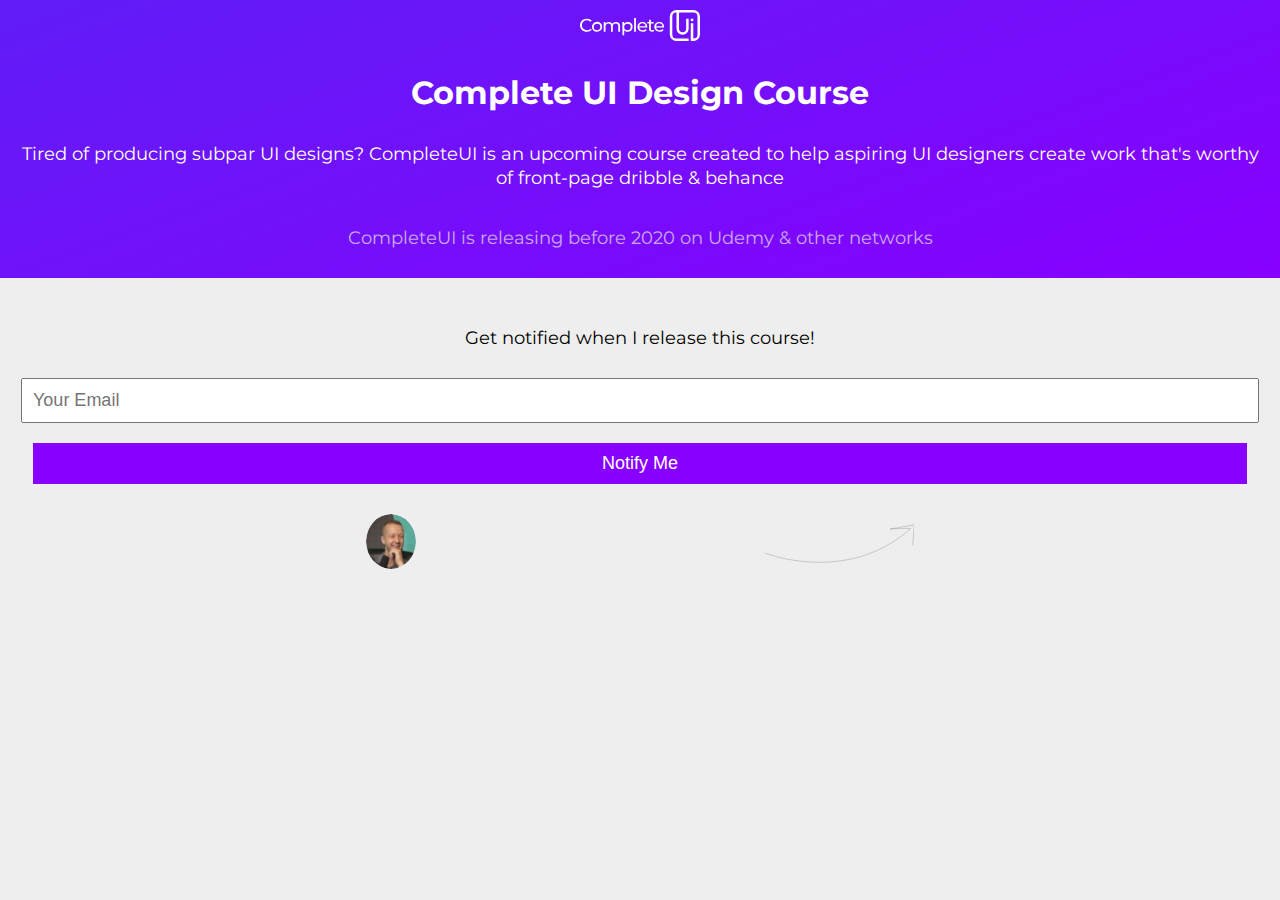
<file: Figma-Prototype-to-code/index.html>
<!DOCTYPE html>
<html lang="en">
<head>
    <meta charset="UTF-8">
    <meta http-equiv="X-UA-Compatible" content="IE=edge">
    <meta name="viewport" content="width=device-width, initial-scale=1.0">
    <title>Figma to Code</title>
    <link rel="stylesheet" href="./styles/main.css">
    
</head>
<body>
    <div class="proto-container">
        <div class="proto"></div>
        <div class="proto"></div>
        <div class="proto"></div>
        <div class="proto"></div>
    </div>

    <div class="container">
        <div class="inner">

            <!-- Left Side  -->
            <div class="left">
                <img src="./images/logo_copy.svg" alt="" class="logo">
                <div class="content">
                    <h1>Complete <span>UI Design Course</span></h1>
                    <p>Tired of producing subpar UI designs? CompleteUI is an upcoming course created to help aspiring UI designers create work that's worthy of front-page dribble & behance</p>
                    <p class="light">CompleteUI is releasing before 2020 on Udemy & other networks</p>
                </div>
            </div>
            
            <!-- Right Side -->
            <div class="right">
                <p>Get notified when I release this course!</p>
                <div class="action">
                    <input type="text" name="email" placeholder="Your Email">
                <button>Notify Me</button>
                </div>
                <div class="attention">
                    <img src="./images/me.jpg" alt="gary simon" class="me">
                    <img src="./images/arrow_copy.svg" alt="" class="arrow">    
                </div>
            </div>
        </div>
    </div>
</body>
</html>
</file>
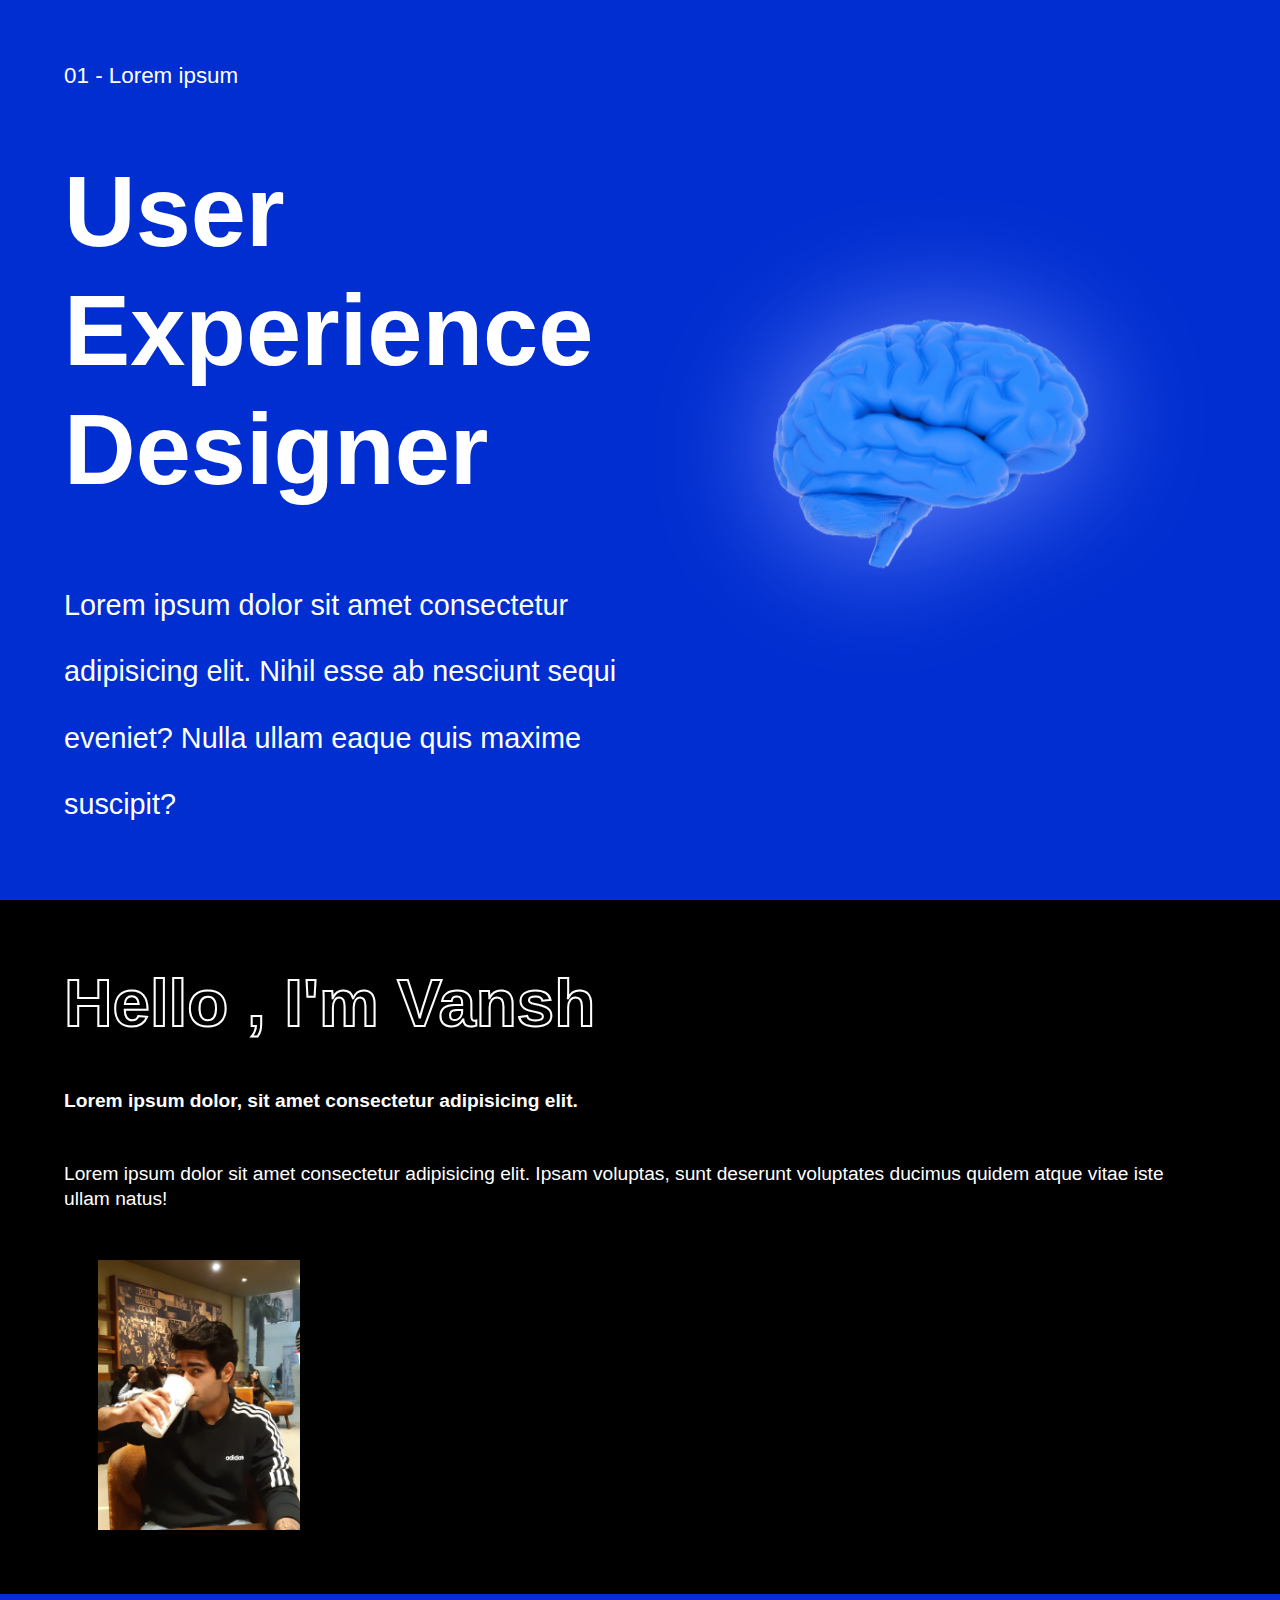
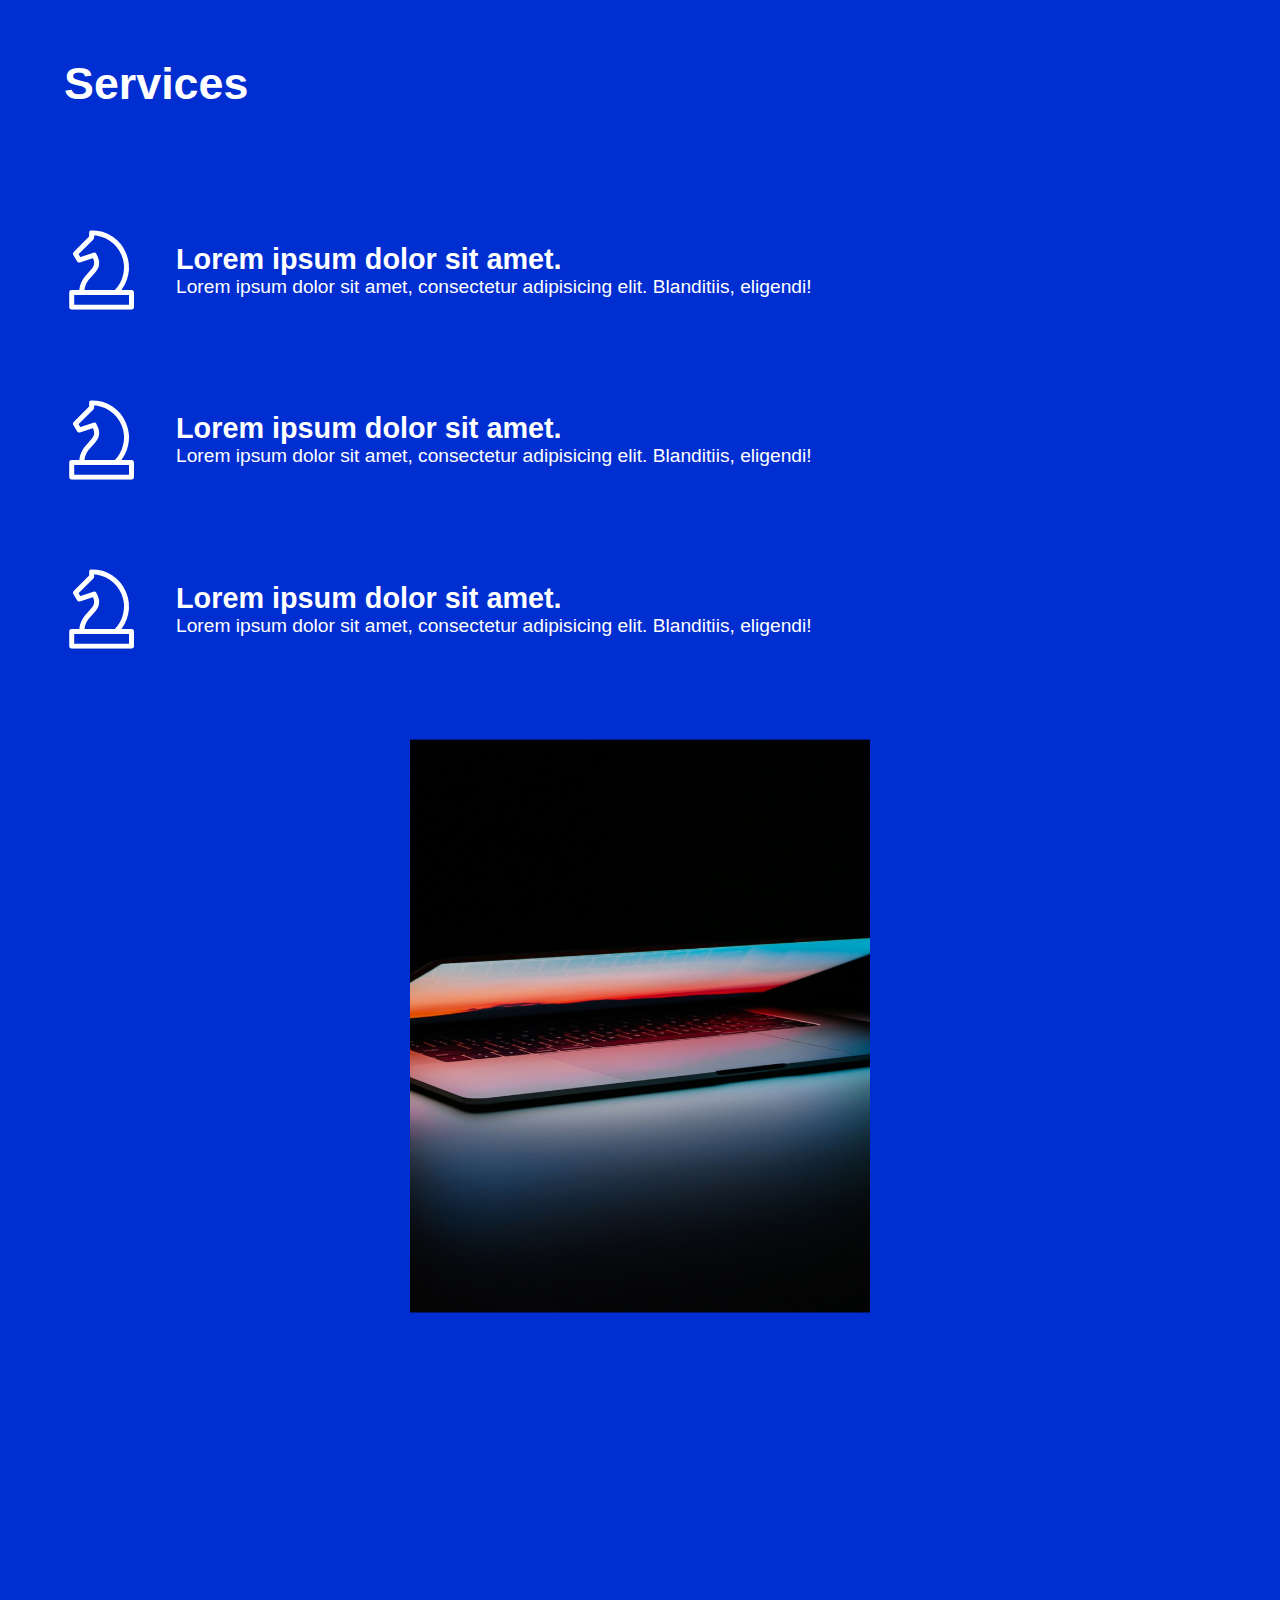
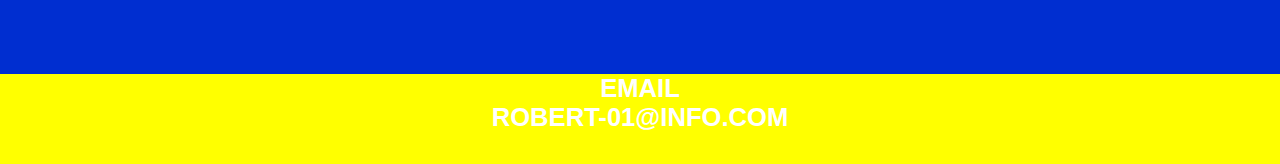
<file: Flex-Grid/index.html>
<!DOCTYPE html>
<html lang="en">
<head>
    <meta charset="UTF-8">
    <meta http-equiv="X-UA-Compatible" content="IE=edge">
    <meta name="viewport" content="width=device-width, initial-scale=1.0">
    <title>Document</title>
    <link rel="stylesheet" href="./styles.css">
</head>
<body>
    
    <!-- Hero Section -->

    <div class="hero">
        <div class="hero-wrapper">

            <div class="hero-left">
                <span>01 - Lorem ipsum</span>
                <h1>User Experience Designer</h1>
                <p>Lorem ipsum dolor sit amet consectetur adipisicing elit. Nihil esse ab nesciunt sequi eveniet? Nulla ullam eaque quis maxime suscipit?</p>
            </div>
            <div class="hero-right">
                <img src="./images/ai-brain.svg" alt="" class="hero-img">
            </div>

        </div>
    </div>

    <!-- About Section -->

    <div class="about">
        <div class="about-container">
            <h1>Hello , I'm Vansh</h1>
            <div class="about-content">
                <div class="about-text">
                    <h2>Lorem ipsum dolor, sit amet consectetur adipisicing elit.</h2>
                    <p>Lorem ipsum dolor sit amet consectetur adipisicing elit. Ipsam voluptas, sunt deserunt voluptates ducimus quidem atque vitae iste ullam natus!</p>
                </div>
                <div class="about-image">
                    <img src="./images/vansh.jpeg" alt="">
                </div>

            </div>
        </div>
    </div>

    <!-- Service section -->

    <div class="services">
        <div class="services-container">
            <h1>Services</h1>
            <div class="services-grid">
                <div class="services-left">
                    <!-- 1 -->
                    <div class="services-content">
                        <img src="./images/chess.svg" alt="">
                        <div class="services-desc">
                            <h2>Lorem ipsum dolor sit amet.</h2>
                            <p>Lorem ipsum dolor sit amet, consectetur adipisicing elit. Blanditiis, eligendi!</p>
                        </div>
                    </div>
                    <!-- 2 -->
                    <div class="services-content">
                        <img src="./images/chess.svg" alt="">
                        <div class="services-desc">
                            <h2>Lorem ipsum dolor sit amet.</h2>
                            <p>Lorem ipsum dolor sit amet, consectetur adipisicing elit. Blanditiis, eligendi!</p>
                        </div>
                    </div>
                    <!-- 3 -->
                    <div class="services-content">
                        <img src="./images/chess.svg" alt="">
                        <div class="services-desc">
                            <h2>Lorem ipsum dolor sit amet.</h2>
                            <p>Lorem ipsum dolor sit amet, consectetur adipisicing elit. Blanditiis, eligendi!</p>
                        </div>
                    </div>

                </div>
                <div class="services-right">
                    <img src="./images/Macbook.png" alt="">
                </div>
            </div>
        </div>
        <div class="yellow-bar">
            <img src="./images/mail.svg" alt="">
            <p>Email</p>
            <span>robert-01@info.com</span>
        </div>
    </div>

    

    
</body>
</html>
</file>
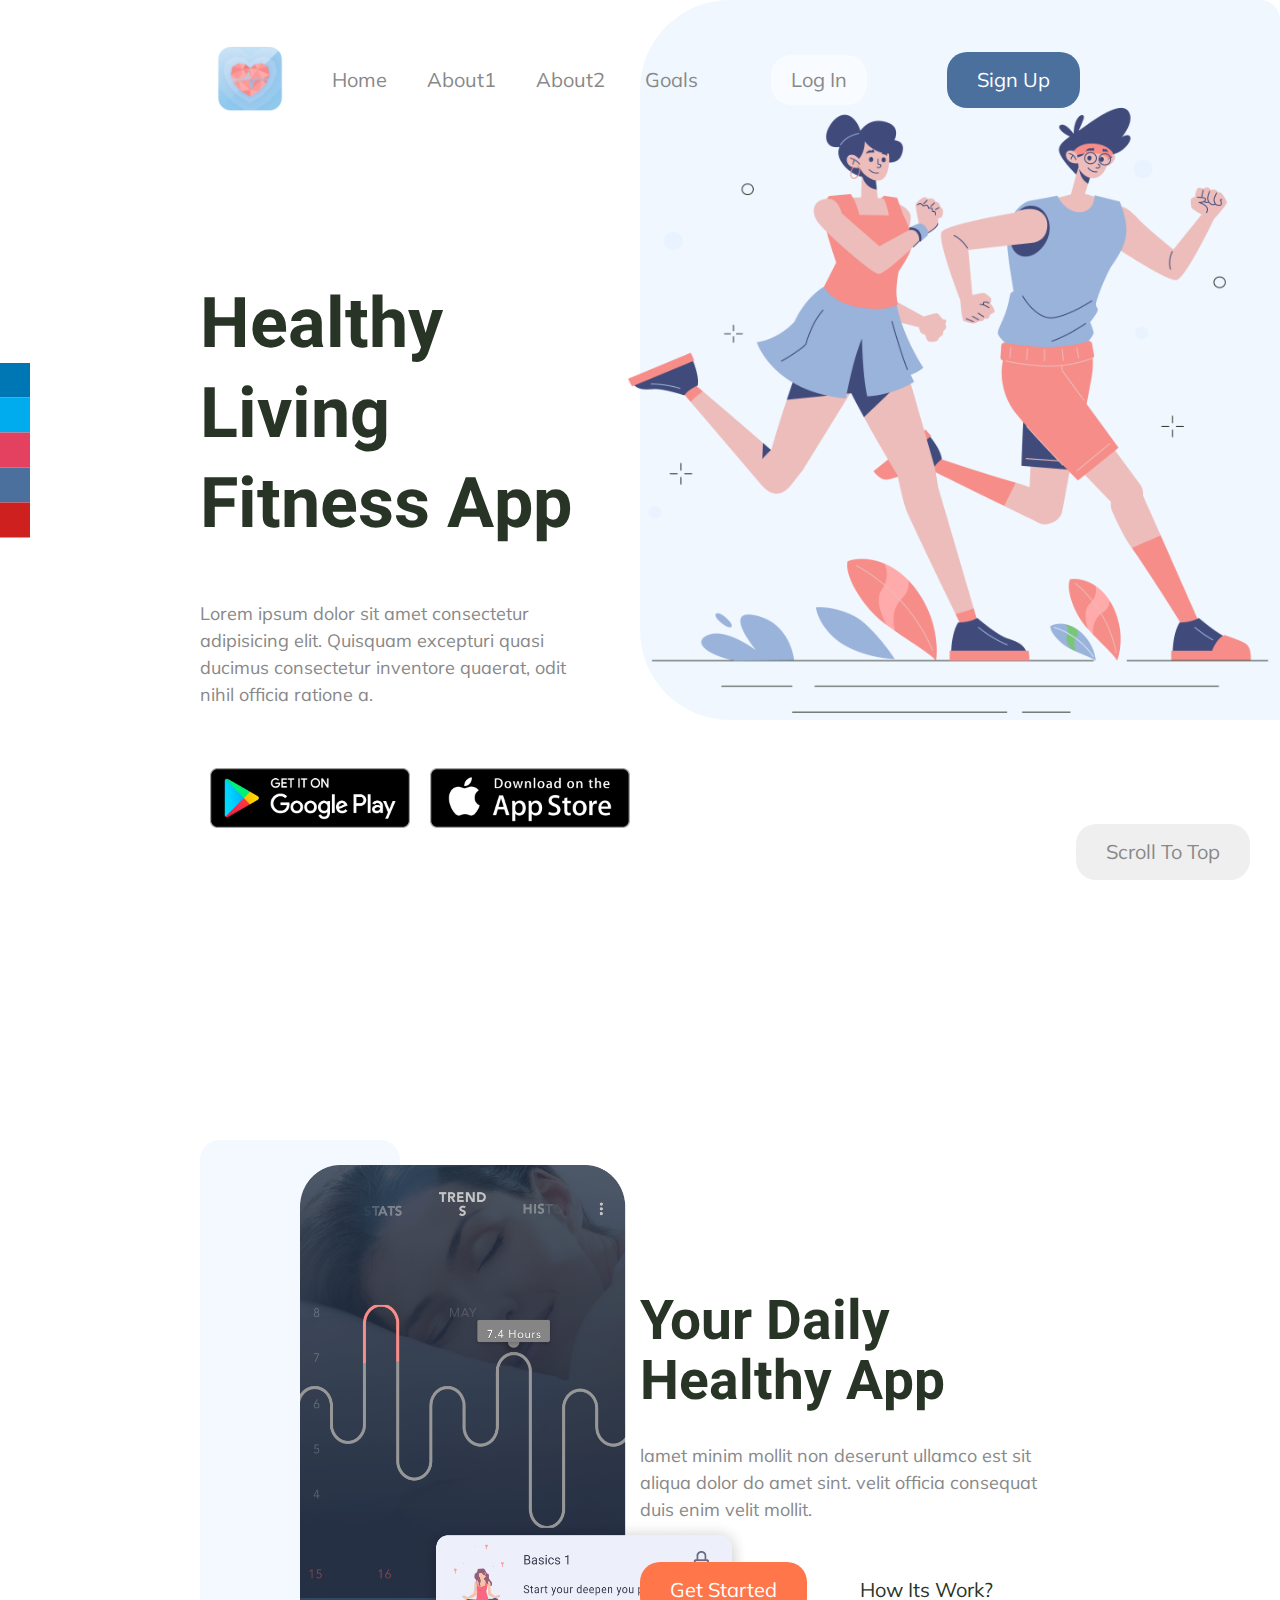
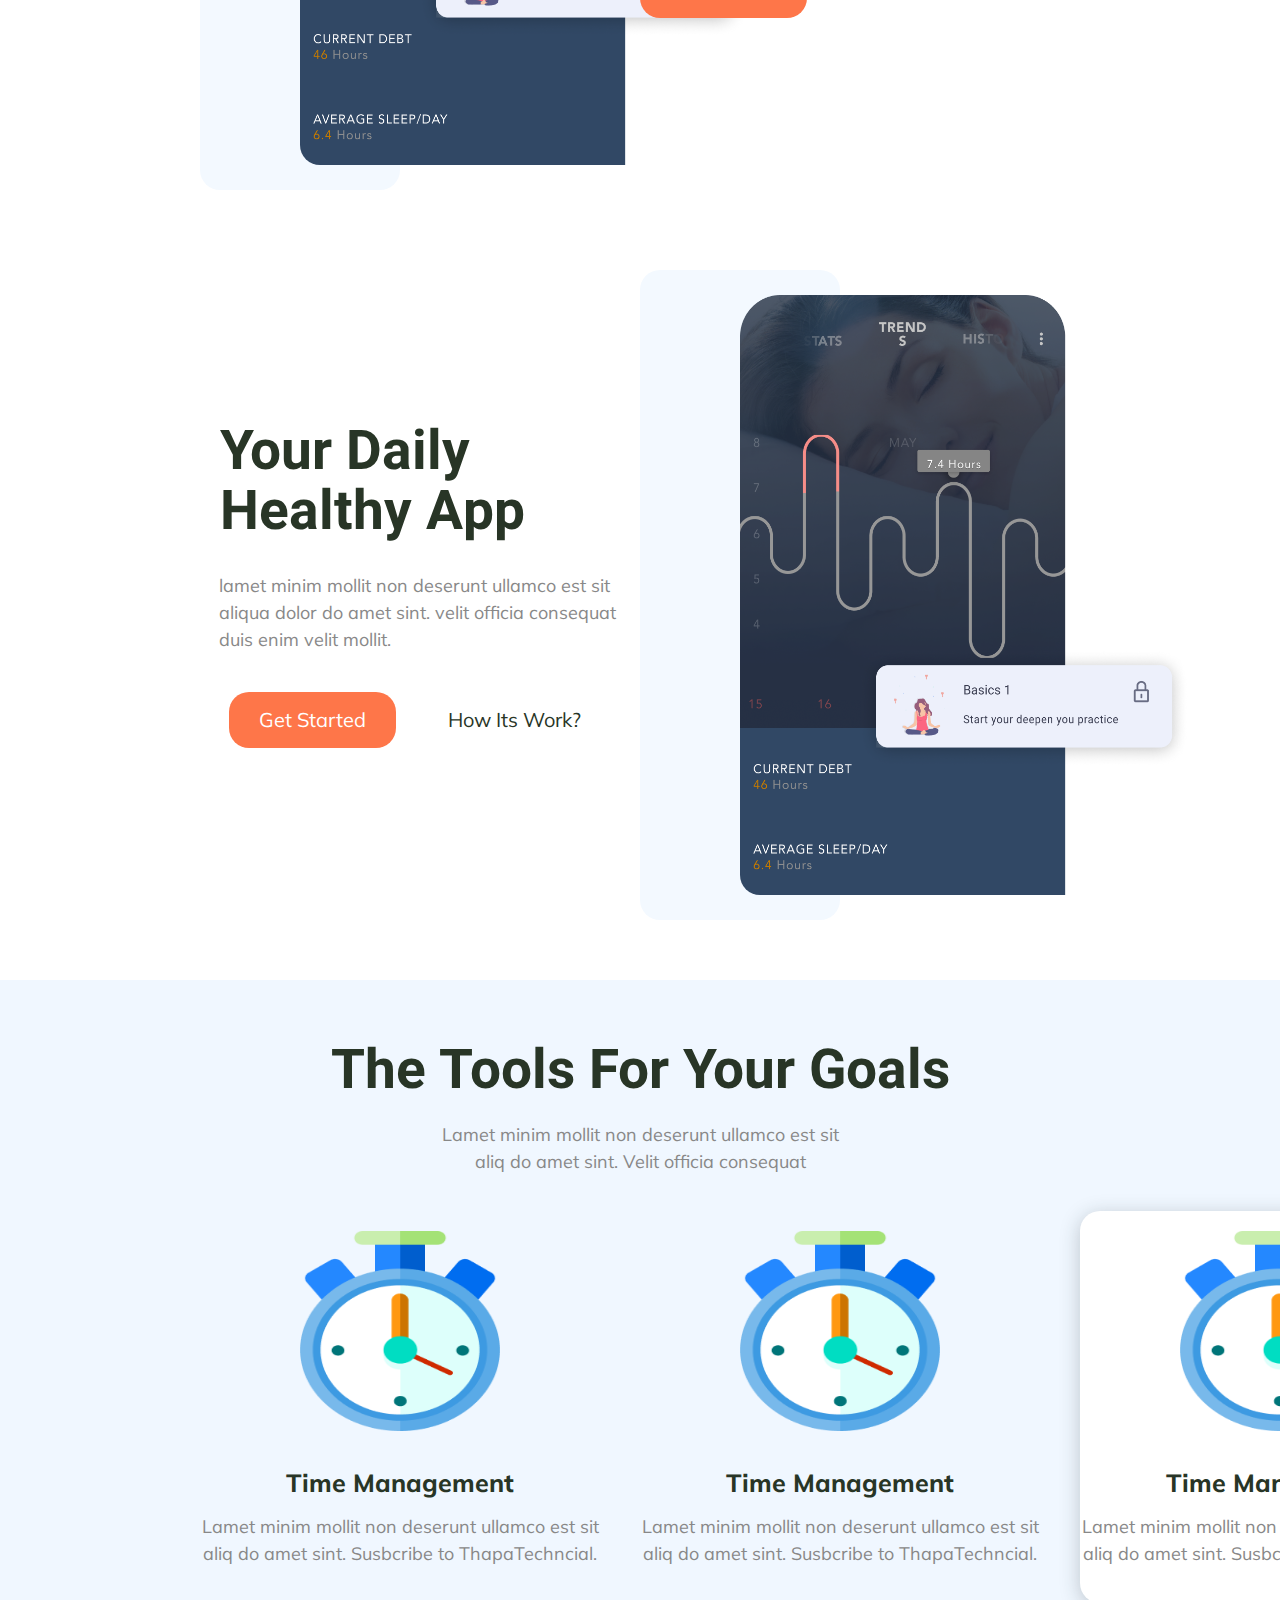
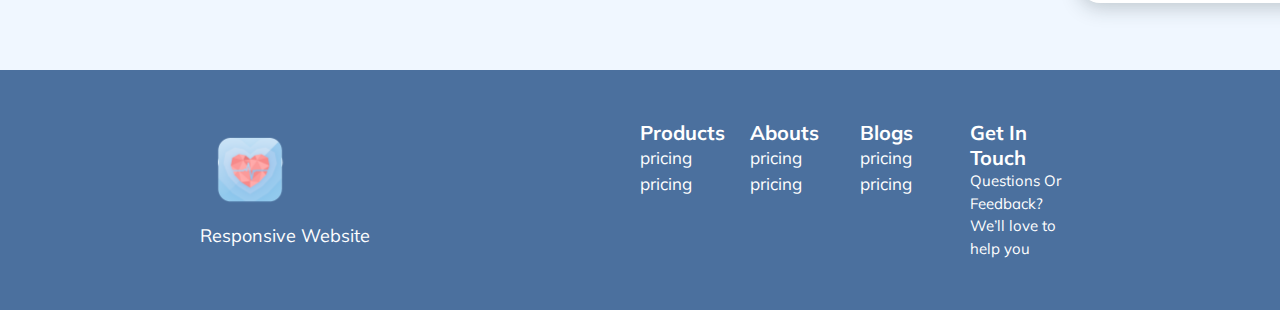
<file: Responsive-website-Healthy-living/index.html>
<!DOCTYPE html>
<html lang="en">
<head>
    <meta charset="UTF-8">
    <meta http-equiv="X-UA-Compatible" content="IE=edge">
    <meta name="viewport" content="width=device-width, initial-scale=1.0">
    <link rel="stylesheet" href="https://use.fontawesome.com/releases/v5.15.3/css/all.css" integrity="sha384-SZXxX4whJ79/gErwcOYf+zWLeJdY/qpuqC4cAa9rOGUstPomtqpuNWT9wdPEn2fk" crossorigin="anonymous">


    <title>Healthy Living</title>
    <link rel="stylesheet" href="./style.css">
</head>
<body>
    
    <!-- Header Section-->

    <header id="section-zero">
        <nav>
            <!-- left side menu -->
            <div class="left-side-menu">

                <div class="logo">
                    <a href="#">
                        <img src="./images/logo1.gif" alt="">
                    </a>
                </div>

                <div class="sub-menu">
                    <a href="/">
                        <li>Home</li>
                    </a>
                    <a href="#section-two">
                        <li>About1</li>
                    </a>
                    <a href="#section-three">
                      <li>About2</li>
                  </a>
                    <a href="#section-four">
                        <li>Goals</li>
                    </a>
                    
                </div>

            </div>

            <!-- right side menu -->
            <div class="right-side-menu">
                <div class="sub-menu">
                    <a href="#">
                        <li>Log In</li>
                    </a>
                    <button>Sign Up</button>
                </div>
            </div>
        </nav>
    </header>

    <!-- Hero Section -->

    <section class="main-hero-section" id="section-one">
        <div class="hero-left-side">
            <h1>Healthy Living Fitness App</h1>
            <p>Lorem ipsum dolor sit amet consectetur adipisicing elit. Quisquam excepturi quasi ducimus consectetur inventore quaerat, odit nihil officia ratione a.</p>
            <div class="btn-group">
                <a href="#">
                    <img src="./images/playStore.png" alt="">
                </a>
                <a href="#">
                    <img src="./images/appStore.png" alt="">
                </a>
            </div>
        </div>
        <div class="hero-right-side">
            <img src="./images/heropage.png" alt="" >
        </div>
    </section>

    <!-- About Us 1 Section-->

    <sect
    ion class="common-section" id="section-two">
        <div class="left-side">
            <figure>
                <img src="./images/section2pic.png" alt="">
            </figure>
        </div>
        <div class="right-side">
            <h2>Your Daily Healthy App</h2>
        <p>
          lamet minim mollit non deserunt ullamco est sit aliqua dolor do amet
          sint. velit officia consequat duis enim velit mollit.
        </p>
        <div class="button-group">
            <button class="common-button">get started</button>
          <button class="common-button-normal">how its work?</button>
        </div>
        </div>
    </sect>


    <!-- About Us 2 Section -->

    <section class="common-section" id="section-three">
        
        <div class="right-side left-about-2">
            <h2>Your Daily Healthy App</h2>
        <p>
          lamet minim mollit non deserunt ullamco est sit aliqua dolor do amet
          sint. velit officia consequat duis enim velit mollit.
        </p>
        <div class="button-group">
            <button class="common-button">get started</button>
          <button class="common-button-normal">how its work?</button>
        </div>
        </div>

        <div class="left-side">
            <figure>
                <img src="./images/section2pic.png" alt="">
            </figure>
        </div>
    </section>


    <!-- Goals Section -->

    <section class="goals-section" id="section-four">
      <h2>The Tools For Your Goals</h2>
    <p>
      Lamet minim mollit non deserunt ullamco est sit aliq do amet sint. Velit
      officia consequat
    </p>

    <div class="goals-tasks">
        <!-- task 1 -->
        <div class="task-1">
            <img src="./images/sectionIcon2.png" alt="">
            <h3>Time Management</h3>
        <p>
          Lamet minim mollit non deserunt ullamco est sit aliq do amet sint.
          Susbcribe to ThapaTechncial.
        </p>
        </div>
        <!-- task 2 -->
        <div class="task-1">
          <img src="./images/sectionIcon2.png" alt="">
          <h3>Time Management</h3>
      <p>
        Lamet minim mollit non deserunt ullamco est sit aliq do amet sint.
        Susbcribe to ThapaTechncial.
      </p>
      </div>
      <!-- task 3 -->
      <div class="task-1">
          <img src="./images/sectionIcon2.png" alt="">
          <h3>Time Management</h3>
      <p>
        Lamet minim mollit non deserunt ullamco est sit aliq do amet sint.
        Susbcribe to ThapaTechncial.
      </p>
      </div>
    </div>
  </section>

  <button id="scroll-top"><a href="#section-zero">Scroll to Top</a></button>


    <!-- Footer Section -->


    <footer>
      <div class="logo-div">
        <img src="images/logo1.gif" alt="logo" />
        <p>Responsive Website</p>
      </div>

      <div class="footer-menu">
        <div class="footer-div-2">
          <h4>Products</h4>
          <a href="#"><li>pricing</li></a>
          <a href="#"><li>pricing</li></a>
        </div>

        <div class="footer-div-3">
          <h4>Abouts</h4>
          <a href="#"><li>pricing</li></a>
          <a href="#"><li>pricing</li></a>
        </div>

        <div class="footer-div-4">
          <h4>Blogs</h4>
          <a href="#"><li>pricing</li></a>
          <a href="#"><li>pricing</li></a>
        </div>

        <div class="footer-div-5">
          <h4>Get In Touch</h4>
          <a href="#"><li>Questions Or Feedback?</li></a>
          <a href="#"><li>We’ll love to help you</li></a>
        </div>
      </div>
    </footer>
  
      <!-- Social media  -->

      <div class="icon-bar">
        <a href="#" class="facebook" target="_thapa">
          click here to visit <i class="fab fa-facebook-square"></i>
        </a>
  
        <a href="#" class="telegram" target="_thapa">
          click here to visit <i class="fab fa-telegram-plane"></i>
        </a>
  
        <a
          href="#"
          class="instagram"
          target="_thapa"
        >
          click here to visit <i class="fab fa-instagram"></i>
        </a>
  
        <a href="#" class="linkedin" target="_thapa">
          click here to visit <i class="fab fa-linkedin"></i>
        </a>
  
        <a
          href="#"
          class="youtube"
          target="_thapa"
        >
          click here to visit <i class="fab fa-youtube-square"></i>
        </a>
      </div>

   

</body>
</html>
</file>
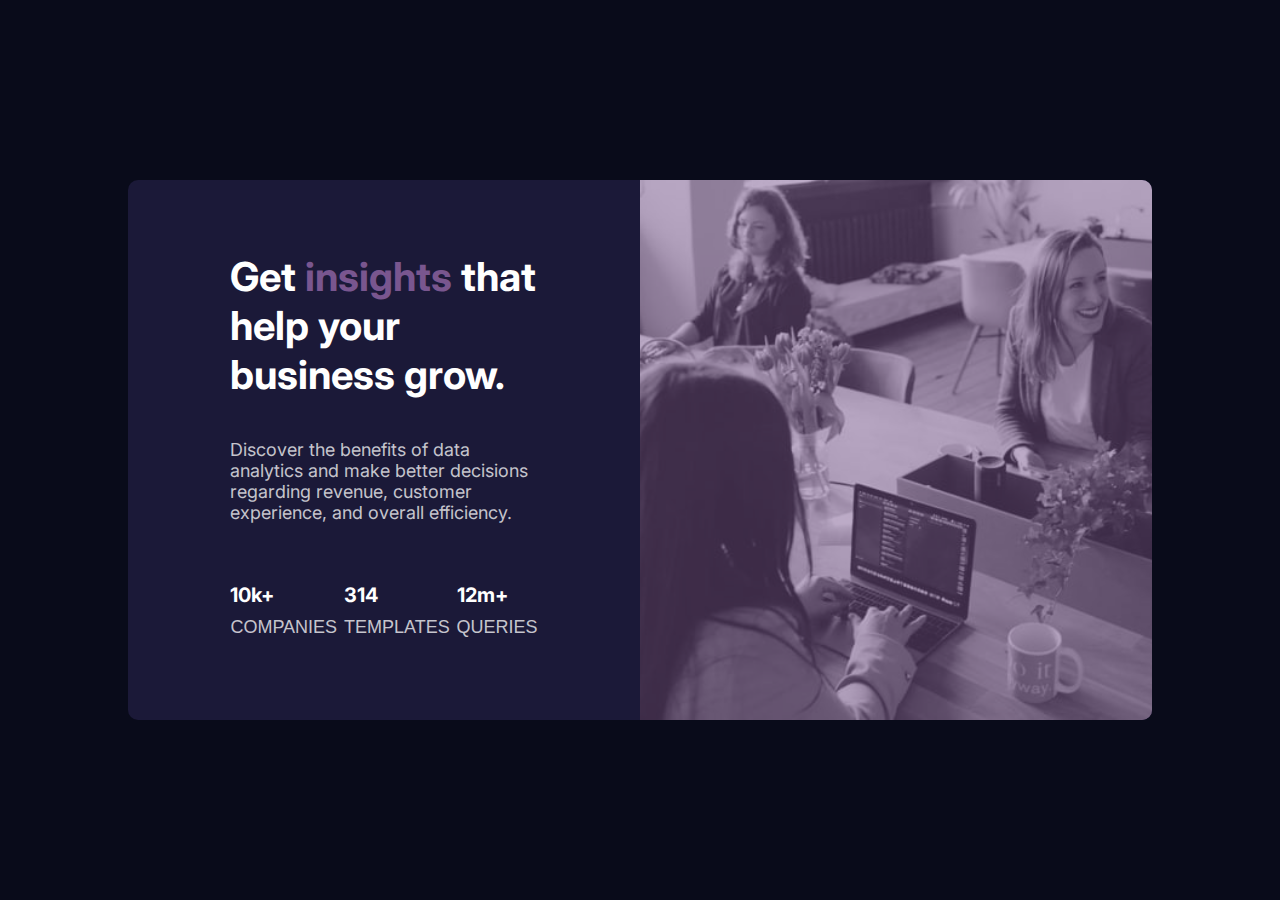
<file: Stats-preview-card-component/index.html>
<!DOCTYPE html>
<html lang="en">
<head>
    <meta charset="UTF-8">
    <meta http-equiv="X-UA-Compatible" content="IE=edge">
    <meta name="viewport" content="width=device-width, initial-scale=1.0">
    <title>Document</title>
    <link rel="stylesheet" href="style.css">
</head>
<body>
    
    <div class="container">

        <!-- Left side -->
        <div class="left-side">
            <h1>Get <span class="insights">insights</span> that help your business grow.</h1>
            <p>Discover the benefits of data analytics and make better decisions regarding revenue, customer experience, and overall efficiency.</p>
            <div class="stats">
                <span>
                    <h2>10k+</h2>
                    <h2 class="last">companies</h2>
                </span>

                <span>
                    <h2>314</h2>
                    <h2 class="last">templates</h2>
                </span>

                <span>
                    <h2>12m+</h2>
                    <h2 class="last">queries</h2>
                </span>
                
            </div>
        </div>

        <!-- Right side -->
        <div class="right-side">
            <img src="./images/image-header-desktop.jpg" alt="image">
        </div>

    </div>


</body>
</html>
</file>
<file: Figma-Prototype-to-code/styles/main.css>
@import url("https://fonts.googleapis.com/css2?family=Montserrat:wght@400;700&display=swap");
* {
  font-size: 62.5%;
}

body {
  margin: 0;
  padding: 0;
  -webkit-box-sizing: border-box;
          box-sizing: border-box;
  font-family: 'Montserrat', sans-serif;
  background: #eeeeee;
  height: 100vh;
}

.container {
  margin: 0 auto;
  text-align: center;
}

.container .logo {
  width: 120px;
  height: auto;
}

.container h1 {
  font-size: 3.2rem;
  margin: 3rem 0;
}

.container span {
  font-size: 3.2rem;
  margin: 3rem 0;
}

.container p {
  font-size: 1.8rem;
  line-height: 2.4rem;
}

.container .left {
  padding: 1rem 1.8rem;
  margin: 0 0 2rem 0;
  background: linear-gradient(160deg, #601df7 0%, #8800ff 100%);
}

.container .left p,
.container .left h1 {
  color: white;
}

.container .left .light {
  color: #eeeeeeb3 !important;
  margin-top: 2em;
}

.container .right {
  padding: 1rem 1.8rem;
  margin: 2rem 0 2rem 0;
}

.container .action {
  display: -webkit-box;
  display: -ms-flexbox;
  display: flex;
  -webkit-box-orient: vertical;
  -webkit-box-direction: normal;
      -ms-flex-direction: column;
          flex-direction: column;
  -webkit-box-pack: center;
      -ms-flex-pack: center;
          justify-content: center;
  -webkit-box-align: center;
      -ms-flex-align: center;
          align-items: center;
}

.container input,
.container button {
  width: calc(100% - 3rem);
  -webkit-box-align: center;
      -ms-flex-align: center;
          align-items: center;
  font-size: 1.8rem;
  padding: 1rem;
  margin: 1rem;
}

.container button {
  width: calc(100% - 3rem);
  background: #8800ff;
  color: white;
  border: none;
  cursor: pointer;
}

.container .attention {
  width: 100%;
  padding: 1rem 0;
  margin: 1rem 0;
  display: -webkit-box;
  display: -ms-flexbox;
  display: flex;
  -webkit-box-pack: space-evenly;
      -ms-flex-pack: space-evenly;
          justify-content: space-evenly;
}

.container .attention .me {
  width: 5rem;
  border-radius: 50%;
}

.container .attention .arrow {
  width: 15rem;
  height: auto;
}
/*# sourceMappingURL=main.css.map */
</file>
<file: Flex-Grid/styles.css>
* {
  box-sizing: border-box;
  padding: 0;
  margin: 0;
  font-family: Arial, Helvetica, sans-serif;
}

/* Hide the scroll bar but keep the scroll functionality as overflow: hidden; /* Hide scrollbars   remove both*/
body::-webkit-scrollbar {
  display: none;
}

:root {
  --blue: #002ed0;
  --white: #fff;
  --black: #000;
}

/* Section - Hero */

.hero {
  background-color: var(--blue);
  color: var(--white);
}

.hero-wrapper {
  display: grid;
  grid-template-columns: 1fr 1fr;
  grid-template-rows: 100vh;
  width: 90%;
  margin: auto;
}

.hero-left {
  display: flex;
  flex-direction: column;
  justify-content: space-evenly;
  align-items: flex-start;
}

.hero-left span {
  font-size: 1.4rem;
}

.hero-left h1 {
  font-size: 6.2rem;
  line-height: 1.2;
}

.hero-left p {
  font-size: 1.8rem;
  line-height: 2.3;
}

.hero-right {
  display: flex;
  flex-direction: column;
  justify-content: center;
  align-items: center;
}

.hero-right img {
  width: 100%;
  height: auto;
}

/* Responsive */

@media screen and (max-width: 1100px) {
  .hero-wrapper {
    grid-template-columns: 1fr;
  }

  .hero-left h1 {
    font-size: 4.2rem;
    line-height: 1.2;
  }
}

@media screen and (max-width: 450px) {
  .hero-wrapper {
    grid-template-columns: 1fr;
  }

  .hero-left span {
    font-size: 1.2rem;
  }

  .hero-left h1 {
    font-size: 3.4rem;
    line-height: 1.2;
  }

  .hero-left p {
    font-size: 1.2rem;
    line-height: 2.3;
  }
}

/* About css */

.about {
  padding: 5% 5%;
  background-color: var(--black);
  color: var(--white);
}

.about-container {
  display: flex;
  flex-direction: column;
  justify-content: flex-start;
}

.about-container h1 {
  color: var(--white);
  font-size: 4.2rem;
  -webkit-text-fill-color: transparent;
  -webkit-text-stroke-width: 2px;
  -webkit-text-stroke-color: #fff;
  margin-bottom: 3rem;
}

.about-content {
  display: grid;
  grid-template-columns: 1fr 1fr;
  grid-template-rows: 70vh;
  margin-right: 2rem;
}

.about-text h2 {
  font-size: 2.8rem;
  line-height: 1.3;
  margin-bottom: 3rem;
}

.about-text p {
  font-size: 1.8rem;
  line-height: 1.3;
  margin-bottom: 3rem;
}

.about-image {
  display: flex;
  justify-content: center;
}

.about-image {
  width: 600px;
  height: 600px;
}

@media screen and (max-width: 1340px) {
  .about-content {
    grid-template-columns: 1fr;
    grid-template-rows: 1fr;
  }

  .about-image {
    width: 270px;
    height: 270px;
  }

  .about-text h1 {
    font-size: 3.4rem;
  }
  .about-text h2 {
    font-size: 1.2rem;
  }
  .about-text p {
    font-size: 1.2rem;
  }
}

/*  Services css */

.services {
  background-color: var(--blue);
  color: #fff;
  position: relative;
}

.services-container {
  padding: 5% 5% 5% 5%;
}

.services-grid {
  display: grid;
  grid-template-columns: 2fr 1fr;
  grid-template-rows: 70vh;
}

.services-container h1 {
  font-size: 2.8rem;
}

.services-left {
  display: flex;
  flex-direction: column;
  justify-content: space-evenly;
}

.services-content {
  display: flex;
  justify-content: flex-start;
  align-items: center;
}

.services-desc h2 {
  font-size: 1.8rem;
  margin-left: 2rem;
}

.services-desc p {
  font-size: 1.2rem;
  margin-left: 2rem;
}

.services-right img {
  margin-top: 2rem;
  width: 80%;
  height: 90%;
}

/* Yellow bar */

.yellow-bar {
  position: absolute;
  background-color: yellow;
  height: 10vh;
  width: 80%;
  bottom: -4px;
  right: 0;
  display: flex;
  justify-content: flex-start;
  align-items: center;
}

.yellow-bar img {
  margin: 0 3rem;
}

.yellow-bar p,
.yellow-bar span {
  display: flex;
  justify-content: flex-end;
  font-size: 1.6rem;
  margin-right: 0px;
  font-weight: 700;
  text-transform: uppercase;
}

/* Media Query */

@media screen and (max-width: 1330px) {
  .services-grid {
    grid-template-columns: 1fr;
  }

  .services-right img {
    display: flex;
    margin-top: 1rem;
    width: 60%;
    height: 70%;
    margin: auto;
  }

  .yellow-bar {
    display: flex;
    flex-direction: column;
    width: 100%;
  }

  .yellow-bar img {
    display: none;
  }

  .services-left {
    margin-top: 2rem;
  }

  .services-right img {
    display: flex;
    justify-content: center;
    align-items: center;
    width: 40%;
    margin: auto;
    height: 60%;
  }
}

@media screen and (max-width: 450px) {
  .services-content {
    display: flex;
    flex-direction: column;
    justify-content: center;
    margin-top: 6rem;
  }
  .services-left {
    margin-top: 24rem;
  }
  .services-right {
    margin-top: 34rem;
  }
}
</file>
<file: Responsive-website-Healthy-living/style.css>
@import 'https://fonts.googleapis.com/css2?family=Heebo:wght@300;400;500;600;700;800;900&family=Mulish:wght@300;400;500&display=swap';

/* base styling */

* {
  margin: 0;
  padding: 0;
  box-sizing: border-box;
}

html {
  font-size: 62.5%;
  /* Smooth scroll for sections */
  scroll-behavior: smooth;
}

body {
  --main-color: #283526;
  --primary-color: #888888;
  --button-background: #4b709e;
  --primary-button-background: #fe7649;
  --background-color: #f0f7ff;
}

h1,
h2 {
  font-family: 'Heebo', sans-serif;
  color: var(--main-color);
}

h3,
h4 {
  font-family: 'Mulish', sans-serif;
  color: var(--main-color);
}

h3 {
  font-weight: 750;
  font-size: 2.2rem;
  line-height: 6rem;
  text-transform: capitalize;
}

p,
a,
li,
button {
  font-family: 'Mulish', sans-serif;
  color: var(--primary-color);
}

p {
  font-size: 1.8rem;
  line-height: 150%;
  font-style: normal;
  font-weight: normal;
}

a {
  text-decoration: none;
  cursor: pointer;
}

li {
  list-style: none;
}

button {
  cursor: pointer;
  padding: 1rem 3rem;
  border-radius: 2rem;
  border: none;
  outline: none;
  line-height: 3.6rem;
  text-transform: capitalize;
  font-style: normal;
  font-weight: normal;
  font-size: 2rem;
}

/* Menu Section Style */

header {
  padding: 2rem 20rem;
}

header nav {
  display: flex;
  justify-content: space-between;
  align-items: center;
  width: 100%;
  height: 12rem;
}

header nav .left-side-menu {
  display: flex;
  justify-content: space-between;
  align-items: center;
  /* to use space-between give width */
  width: 50%;
}

header nav .left-side-menu a img {
  width: 100px;
  height: auto;
  padding: 0;
  margin: 0;
}

header nav .left-side-menu .sub-menu {
  display: flex;
  justify-content: space-around;
  width: 70%;
  align-items: center;
}

header nav .left-side-menu .sub-menu a {
  margin-right: 4rem;
}

header nav .left-side-menu .sub-menu a li {
  font-size: 2rem;
  line-height: 3.6rem;
  text-transform: capitalize;
  transition: all 0.2s;
}

header nav .left-side-menu .sub-menu a li:hover {
  color: var(--button-background);
}

header nav .right-side-menu {
  width: 50%;
  display: flex;
  justify-content: flex-end;
  align-items: center;
}

header nav .right-side-menu .sub-menu {
  display: flex;
  justify-content: space-around;
  align-items: center;
}

header nav .right-side-menu .sub-menu a {
  margin-right: 8rem;
  padding: 0.7rem 2rem;
  font-size: 2rem;
  line-height: 3.6rem;
  text-transform: capitalize;
  transition: all 0.2s;
  background-color: rgba(255, 255, 255, 0.5);
  border-radius: 2rem;
}

header nav .right-side-menu .sub-menu a li:hover {
  color: var(--button-background);
}

header nav .right-side-menu .sub-menu button {
  background-color: var(--button-background);
  color: #fff;
}

header nav .right-side-menu .sub-menu button:hover {
  background-color: #1b3d68;
}

/* Hero Section style */

.main-hero-section {
  padding: 2rem 20rem;
  margin: 10rem 0;
  display: flex;
  width: 100%;
  height: 100%;
  justify-content: space-between;
  align-items: center;
}

.hero-left-side {
  width: 50%;
  height: 80vh;
  display: flex;
  flex-direction: column;
  justify-content: flex-start;
  align-items: flex-start;
}

.hero-left-side h1 {
  font-size: 7rem;
  width: 90%;
  line-height: 9rem;
  margin-bottom: 5rem;
}

.hero-left-side p {
  width: 90%;
  margin-bottom: 5rem;
}

.hero-left-side .btn-group {
  display: flex;
  justify-content: flex-start;
  align-items: center;
}

.hero-left-side .btn-group a img {
  width: 20rem;
  height: 6rem;
  margin: 1rem;
}

.hero-right-side {
  width: 50%;
  height: 80vh;
  background-color: var(--background-color);
  position: absolute;
  right: 0;
  top: 0;
  border-radius: 90px 20px 0px 90px;
  z-index: -1;
  display: flex;
  justify-content: center;
  align-items: center;
}

.hero-right-side img {
  margin-top: 10rem;
  width: 80rem;
  height: 70rem;
}

/* About -1 / Section 2 CSS */

.common-section {
  display: grid;
  grid-template-columns: 1fr 1fr;
  width: 100%;
  height: 70vh;
  padding: 2rem 20rem;
  margin: 10rem 0rem;
}

.common-section .left-side {
  width: inherit;
  height: inherit;
  align-items: center;
}

.common-section .left-side figure {
  width: 20rem;
  height: 65rem;
  background: #f3f9ff;
  border-radius: 2rem;
}

.common-section .left-side  img {
  width: 45rem;
  height: 60rem;
  border-radius: 2rem;
  margin-left: 10rem;
  margin-top: 2.5rem;
}

.common-section .right-side {
  width: inherit;
  height: inherit;
  display: flex;
  flex-direction: column;
  justify-content: center;
  align-items: flex-start;
}

.common-section .right-side h2 {
  width: 40rem;
  font-style: normal;
  font-size: 5.5rem;
  font-weight: bold;
  line-height: 6rem;
  margin-bottom: 3rem;
  text-transform: capitalize;
}

.common-section .right-side p {
  width: 40.3rem;
  height: 9rem;
  text-transform: lowercase;
  margin-bottom: 3rem;
}

.common-section .right-side .common-button {
  padding: 1rem 3rem;
  background-color: var(--primary-button-background);
  margin-right: 2rem;
  color: #fff;
}

.common-section .right-side button:last-child {
  color: var(--main-color);
  background-color: transparent;
}

.common-section .right-side .common-button:hover {
  background: #cc491d;
}

.common-section .right-side .common-button-normal:hover {
  background: var(--primary-button-background);
  color: #f0f7ff;
}

/* About -2 / Section 3 CSS */

#section-three .left-about-2 {
  align-items: center;
}

/* Making header , main-hero and 2 common section Responsive */

@media (max-width: 770px) {
  /* header  */

  header,
  .main-hero-section,
  .common-section,
  .goals-section,
  footer {
    padding: 0 5rem;
  }

  header nav {
    padding-top: 1rem;
    display: flex;
    flex-flow: column;
    justify-content: center;
    align-items: center;
  }

  header nav .left-side-menu {
    width: 100%;
    display: block;
    order: 2;
  }

  header nav .left-side-menu .logo img {
    display: block;
  }

  header nav .left-side-menu .sub-menu {
    width: 100%;
    display: flex;
    justify-content: flex-start;
    align-items: center;
  }

  header nav .left-side-menu .sub-menu a {
    margin-right: 2rem;
  }

  header nav .right-side-menu {
    margin-top: 2rem;
    width: 100%;
    display: block;
  }

  header nav .right-side-menu .sub-menu {
    width: 100%;
    display: flex;
    justify-content: flex-end;
    align-items: center;
  }

  header nav .right-side-menu .sub-menu a,
  header nav .right-side-menu .sub-menu button {
    width: 16rem;
    height: 3.5rem;
    padding: 0rem;
    margin: 2rem;
    margin-top: 10rem;
    display: flex;
    justify-content: center;
    align-items: center;
    border-radius: 1rem;
    font-size: 1.5rem;
  }

  header nav .right-side-menu .sub-menu button {
    background-color: transparent;
    color: #888888;
  }

  header nav .right-side-menu .sub-menu button:hover {
    background-color: transparent;
    color: #888888;
  }

  btn-group {
    display: flex;
    justify-content: center;
    align-items: center;
  }

  /* main hero section */

  .main-hero-section {
    width: 100%;
    display: flex;
    flex-direction: column;
  }

  .main-hero-section .hero-left-side {
    width: 100vw;
    margin: auto;
    order: 2;
  }

  .main-hero-section .hero-left-side h1 {
    width: 35rem;
    line-height: 5rem;
    margin: auto;
    font-size: 5rem;
    margin-top: 0;
    margin-bottom: 0;
  }

  .main-hero-section .hero-left-side p {
    margin-top: 0;
    width: 35rem;
    margin: auto;
    font-size: 2rem;
  }

  .main-hero-section .hero-right-side {
    width: 100%;
    order: 1;
    display: flex;
    justify-content: center;
    align-items: center;
    background: transparent;
    position: relative;
  }

  .main-hero-section .hero-right-side img {
    display: flex;
    justify-content: center;
    align-items: center;
    width: 35rem;
    height: 40rem;
    margin: 0;
    margin-top: 4rem;
  }

  /* common section */

  .common-section {
    display: grid;
    grid-template-columns: 1fr;
    padding: 0 5rem;
    margin: 0 2rem;
    width: 100%;
    height: 80vh;
    margin-top: 10rem;
  }

  .common-section .left-side figure {
    height: 55rem;
  }

  .common-section .left-side figure img {
    height: 50rem;
    width: 35rem;
    display: flex;
    justify-content: center;
    align-items: center;
    /* margin auto making img center not flex */
    margin: auto;
  }

  #section-three {
    margin-top: 50rem;
  }

  .common-section .right-side {
    display: flex;
    justify-content: center;
    align-items: center;
  }
}

/* --------------------------------- */

/* Goals / section 4 CSS */

.goals-section {
  width: 100%;
  height: 70rem;
  background: var(--background-color);
  padding: 2rem 20rem;
  margin-bottom: 3rem;
}

.goals-section h2 {
  font-size: 5.5rem;
  margin-bottom: 1rem;
  margin-top: 3rem;
  text-align: center;
}

.goals-section p {
  width: 40rem;
  height: 9rem;
  margin-bottom: 3rem;
  text-align: center;
  margin: auto;
}

.goals-tasks {
  display: grid;
  grid-template-columns: 1fr 1fr 1fr;
  grid-column-gap: 4rem;
}

.goals-tasks .task-1 {
  padding-top: 2rem;
  text-align: center;
  border-radius: 2rem;
  transition: all 0.3s linear;
}

.goals-tasks .task-1 h3 {
  font-size: 2.5rem;
  text-transform: capitalize;
  margin-top: 2rem;
}

.goals-tasks .task-1 img {
  width: 20rem;
  height: 20rem;
  transition: all 0.7s;
}

.goals-tasks .task-1:last-child {
  background-color: #fff;
  box-shadow: 0rem 0.4rem 2rem rgba(35, 52, 53, 0.25);
}

.goals-tasks .task-1:last-child:hover {
  background-color: var(--background-color);
  box-shadow: 0rem 0rem 0rem rgba(35, 52, 53, 0.25);
}

.goals-tasks .task-1:hover {
  background-color: #fff;
  box-shadow: 0rem 0.4rem 2rem rgba(35, 52, 53, 0.25);
}

.goals-tasks .task-1:hover > img {
  transform: rotate(360deg);
}

/* Responsive Goal Section */

/* Goal section */

@media (max-width: 770px) {
  .goals-section {
    display: grid;
    margin-top: 70rem;
    padding: 0 5rem;
    background: none;
    row-gap: 3rem;
    margin-bottom: 10rem;
  }

  .goals-section h2 {
    font-size: 5rem;
  }

  .goals-section p {
    font-size: 2rem;
  }

  .goals-tasks {
    display: grid;
    grid-template-columns: 1fr;
    row-gap: 3rem;
  }
}

/* Footer CSS */

footer {
  width: 100%;
  background-color: var(--button-background);
  height: auto;
  padding: 5rem 20rem;
  display: grid;
  grid-template-columns: 1fr 1fr;
  color: #fff;
  margin-top: -4rem;
}

footer img {
  width: 100px;
  height: auto;
}

footer .footer-menu {
  display: grid;
  grid-template-columns: 1fr 1fr 1fr 1fr;
}

footer a,
footer li,
footer p,
footer h4 {
  color: #fff;
}

footer div h4 {
  font-size: 2rem;
  text-transform: capitalize;
}

footer div a {
  font-size: 1.7rem;
  line-height: 150%;
}

footer .footer-div-5 a {
  font-size: 1.5rem;
}

/* Footer Responsive */

@media (max-width: 770px) {
  footer {
    width: 100%;
    margin: auto;
    height: auto;
    padding: 0 10rem;
    margin-top: 90rem;
    margin-left: 5rem;
    margin-right: 0;
    grid-template-columns: none;
  }
  footer .logo-div {
    margin-top: 2rem;
    display: block;
  }

  footer div h4 {
    font-size: 1.5rem;
    text-transform: capitalize;
  }

  footer .footer-menu {
    display: grid;
    grid-template-columns: 1fr 1fr;
    row-gap: 3rem;
  }
}

.icon-bar {
  position: fixed;
  top: 50%;
  left: 0%;
  transform: translateY(-50%);
  z-index: 1;
}

.icon-bar a {
  width: 18rem;
  background-color: var(--button-background);
  color: #fff;
  font-size: 1.7rem;
  display: flex;
  justify-content: space-between;
  align-items: center;
  padding: .7rem;
  transition: all 0.5s linear;
  transform: translateX(-15rem);
}

.icon-bar a:hover {
  transform: translateX(0rem);
}

.icon-bar .telegram {
  background: #00aced;
}

.icon-bar .instagram {
  background: #e4405f;
}

.icon-bar .youtube {
  background: #cd201f;
}

.icon-bar .facebook {
  background: #0077b5;
}

.icon-bar a .fab {
  animation: letszoom 3s linear alternate-reverse infinite;
}

@keyframes letszoom {
  from {
    transform: scale(0.6);
  }
  to {
    transform: scale(1.2);
  }
}

/* Scroll top */

#scroll-top {
  position: fixed;
  bottom: 20px;
  right: 30px;
}
</file>
<file: Stats-preview-card-component/style.css>
@import url('https://fonts.googleapis.com/css2?family=Inter:wght@400;700&family=Lexend+Deca&display=swap');

* {
  padding: 0;
  margin: 0;
  box-sizing: border-box;
  font-size: 62.5%;
  font-family: 'Inter', sans-serif;
}

:root {
  --main-background-color: hsl(233, 47%, 7%);
  --card-background: hsl(244, 38%, 16%);
  --accent: hsl(277, 25%, 45%);
}

body {
  background-color: var(--main-background-color);
}

.container {
  position: absolute;
  top: 0;
  bottom: 0;
  left: 0;
  right: 0;
  margin: auto;
  background-color: var(--card-background);
  color: var(--accent);
  width: 80vw;
  height: 60vh;
  display: flex;
  justify-content: center;
  align-items: stretch;
  border-radius: 1rem 1rem 1rem 1rem;
}

.container .left-side {
  position: relative;
  width: 50%;
  display: flex;
  flex-direction: column;
  justify-content: center;
  align-items: center;
}

.container .left-side h1 {
  font-size: 4rem;
  color: hsl(0, 0%, 100%);
  width: 60%;
  margin-bottom: 4rem;
}

.insights {
  font-size: 4rem;
  color: var(--accent);
}
.container .left-side p {
  width: 60%;
  font-size: 1.8rem;
  color: hsla(0, 0%, 100%, 0.75);
  margin-bottom: 6rem;
}

.container .left-side .stats {
  width: 60%;
  display: flex;
  justify-content: space-between;
  align-items: center;
  /* text-align: center; */
}

.container .left-side .stats h2 {
  font-size: 2rem;
  color: hsl(0, 0%, 100%);
  margin-bottom: 1rem;
}

.container .left-side .stats .last {
  font-size: 1.8rem;
  color: hsla(0, 0%, 100%, 0.75);
  font-family: 'Lexend', sans-serif;
  font-weight: 400;
  text-transform: uppercase;
}

.container .right-side {
  position: relative;
  width: 50%;
  background: var(--accent);
  overflow: hidden;
  border-radius: 0rem 1rem 1rem 0rem;
}

.container .right-side img {
  top: 0;
  right: 0;
  object-fit: cover;
  opacity: 0.5;
  filter: blur(0px);
  width: 100%;
  height: 100%;
  display: block;
}

/* Mobile Responsive */

@media (max-width: 375px) {
  .container {
    position: relative;
    width: 90vw;
    height: 90vh;
    flex-direction: column;
    margin-top: 4rem;
    margin-bottom: 4rem;
  }

  .container .left-side {
    width: 100%;
    height: 70%;
    order: 2;
    justify-content: flex-start;
  }

  .container .left-side h1 {
    font-size: 3rem;
    color: hsl(0, 0%, 100%);
    width: 90%;
    margin-bottom: 2rem;
    text-align: center;
    margin-top: 4rem;
  }

  .insights {
    font-size: 3rem;
    color: var(--accent);
  }

  .container .left-side p {
    width: 90%;
    font-size: 1.6rem;
    color: hsla(0, 0%, 100%, 0.75);
    margin-bottom: 2rem;
    text-align: center;
  }

  .container .left-side .stats {
    width: 90%;
    display: flex;
    flex-direction: column;
    justify-content: center;
    align-items: center;
    text-align: center;
    /* padding: 2rem; */
  }

  .container .left-side .stats span {
    padding: 0.5rem;
  }

  .container .left-side .stats h2 {
    font-size: 1.8rem;
    color: hsl(0, 0%, 100%);
    margin-bottom: 1rem;
  }

  .container .left-side .stats .last {
    font-size: 1.6rem;
    color: hsla(0, 0%, 100%, 0.75);
    font-family: 'Lexend', sans-serif;
    font-weight: 400;
    text-transform: uppercase;
  }

  /* image side */

  .container .right-side {
    width: 100%;
    height: 30%;
    order: 1;
    border-radius: 1rem 1rem 0rem 0rem;
    margin-bottom: 0rem;
  }

  .container .right-side img {
    width: 100%;
    height: 100%;
  }
}

@media (max-height: 570px) {
  .container .left-side .stats {
    width: 90%;
    display: flex;
    flex-direction: row;
  }
}
</file>
